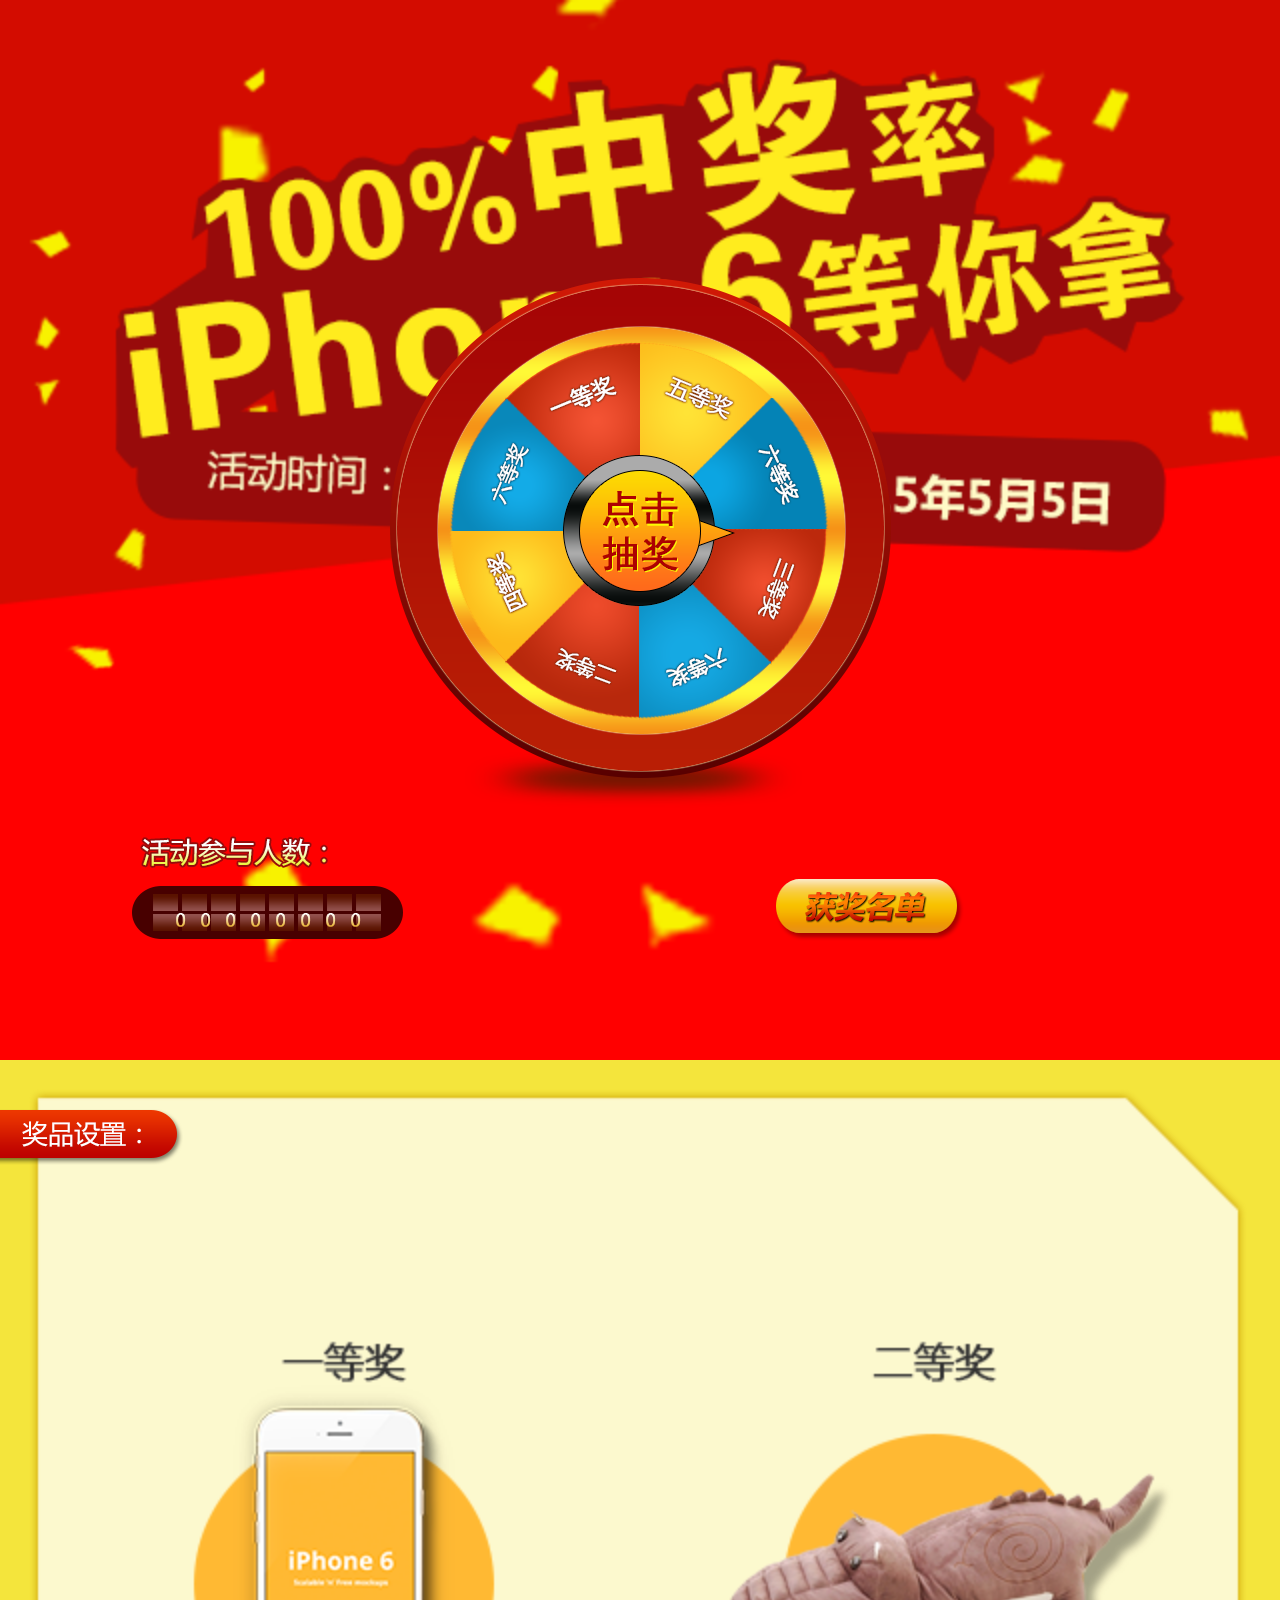
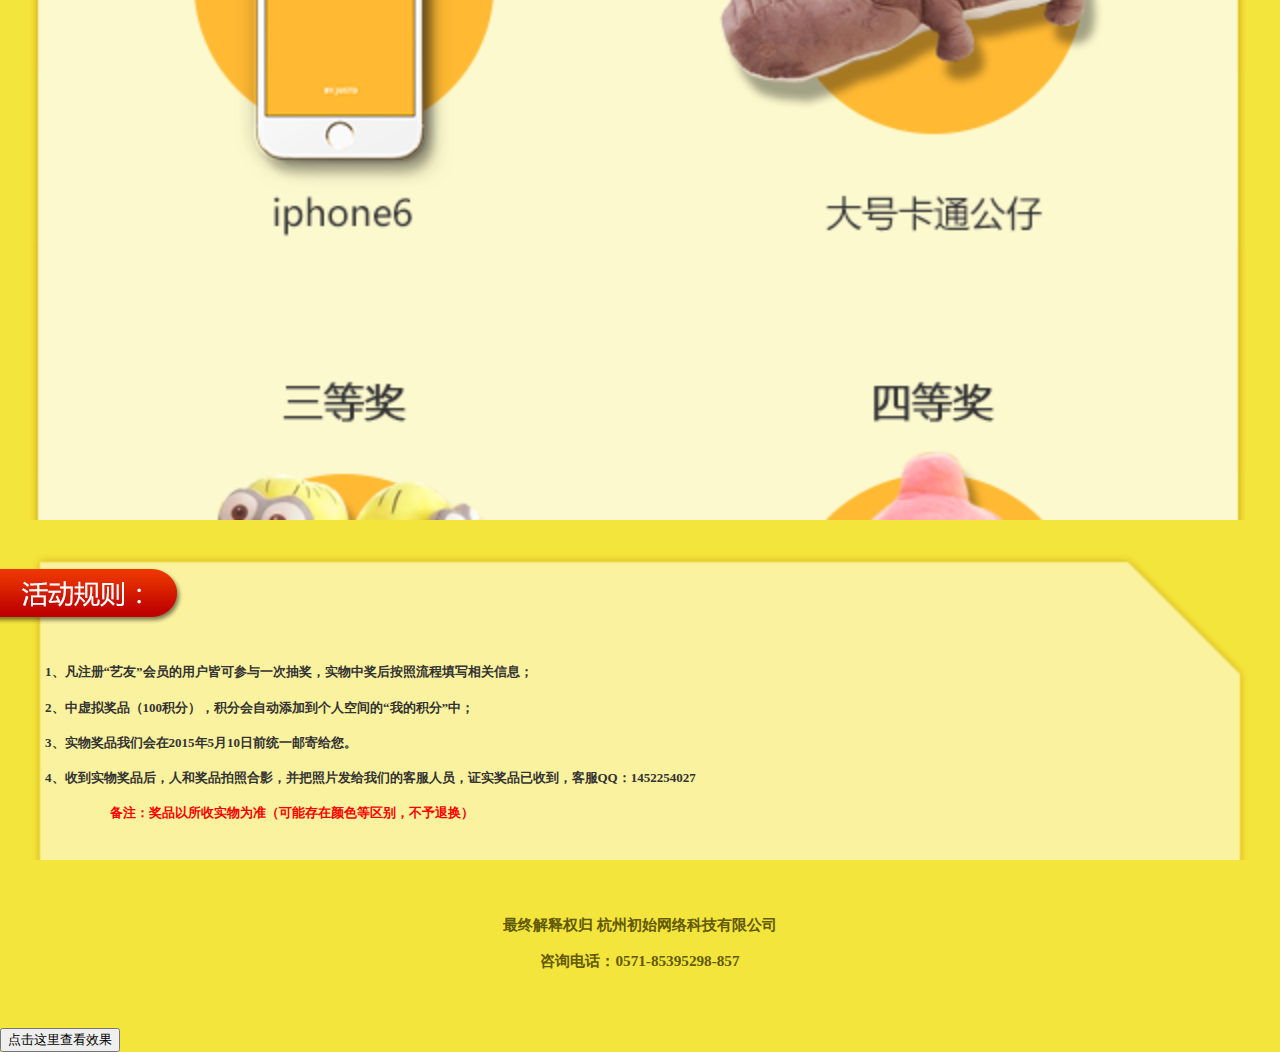
<file: H5Wheel/index.html>
<!DOCTYPE html>
<html>
<head lang="en">
    <meta charset="UTF-8">
    <title></title>
    <meta content="width=device-width, initial-scale=1.0, maximum-scale=1.0, user-scalable=0;" name="viewport" />
    <script  type="text/javascript" src="js/jquery.min.js"></script>
    <script type="text/javascript" src="js/jQueryRotate.js"></script>
    <link href="css/wheel.css" type="text/css" rel="stylesheet" />
    <script type="text/javascript" src="js/prize.js"></script>
    <script type="text/javascript">
        $(function(){
            //获得系统宽高
            var windowWidth = document.documentElement.clientWidth;
            var windowHeight = document.documentElement.clientHeight;


            var bRotate = false;
        var rotateFn = function (awards, angles, txt){
            bRotate = !bRotate;

            $('.pointer').stopRotate();
            $('.pointer').rotate({
                angle:0,
                animateTo:angles+1800,
                duration:8000,
                callback:function (){
//                    alert(txt);
//                    window.location.href='winning.html';

                    window.open ("winning.html", "newwindow2", "height=100, width=100, top=100, left=100,toolbar=no, menubar=no, scrollbars=no, resizable=no, location=no, status=no");
//                    window.open ("winning.html");
                    setPrize(3,txt);

                    bRotate = !bRotate;
                }
            })
        };


//            使用Jquery加载弹窗
            function loadPopup(){
                //仅在开启标志popupStatus为0的情况下加载
                if(popupStatus==0){
                    $("#backgroundPopup").css({
                        "opacity": "0.7"
                    });
                    $("#backgroundPopup").fadeIn("slow");
                    $("#popupContact").fadeIn("slow");
                    popupStatus = 1;
                }
            }

//            关闭/去除弹出窗口的函数：

            //使用Jquery去除弹窗效果
            function disablePopup(){
                //仅在开启标志popupStatus为1的情况下去除
                if(popupStatus==1){
                    $("#backgroundPopup").fadeOut("slow");
                    $("#popupContact").fadeOut("slow");
                    popupStatus = 0;
                }
            }

            //将弹出窗口定位在屏幕的中央

            function centerPopup(){

//获取系统变量

                var windowWidth = document.documentElement.clientWidth;

                var windowHeight = document.documentElement.clientHeight;



//居中设置

                $("#popupContact").css({

                    "position": "absolute",

                    "top": windowHeight/2-popupHeight/2,

                    "left": windowWidth/2-popupWidth/2

                });

//以下代码仅在IE6下有效

                $("#backgroundPopup").css({

                    "height": windowHeight

                });

            }


            $('.button-text').click(function (){
            //调用函数居中窗口

            centerPopup();

            //调用函数加载窗口

            loadPopup();

                console.log("点击了！");
            if(bRotate)return;
            var item = rnd(0,7);

            switch (item) {
                case 0:
                    //var angle = [26, 88, 137, 185, 235, 287, 337];
                    rotateFn(0, 120, '五等奖');
                    break;
                case 1:
                    //var angle = [88, 137, 185, 235, 287];
                    rotateFn(1, 155, '六等奖');
                    break;
                case 2:
                    //var angle = [137, 185, 235, 287];
                    rotateFn(2, 75, '一等奖');
                    break;
                case 3:
                    //var angle = [137, 185, 235, 287];
                    rotateFn(3, 23, '六等奖');
                    break;
                case 4:
                    //var angle = [185, 235, 287];
                    rotateFn(4, 335, '四等奖');
                    break;
                case 5:
                    //var angle = [185, 235, 287];
                    rotateFn(5, 295, '二等奖');
                    break;
                case 6:
                    //var angle = [235, 287];
                    rotateFn(6, 250, '六等奖');
                    break;
                case 7:
                    //var angle = [287];
                    rotateFn(7, 205, '三等奖');
                    break;
            }

            console.log(item);
        });
        });
        function rnd(n, m){
            return Math.floor(Math.random()*(m-n+1)+n)
        }
    </script>
</head>
<body >
        <div class="head-top" >
            <!--<div class="img-back">-->
            <!--<img id="head-top" src="images/back1.png" width="100%" >-->
            <!--</div>-->

            <div class="action_back">
                <div class="wheel-back">

                <div class="pointer">
                </div>
                <div class="rotate">

                    <div class="button-text">
                    </div>
                </div>


                </div>
                <div class="action-people">

                </div>
                <div class="number-back">
                <div class="number" align="center" >
                    <img src="images/0.png" id="zero" width="21">
                    <img src="images/0.png" id="one" width="21">
                    <img src="images/0.png" id="two" width="21">
                    <img src="images/0.png" id="three" width="21">
                    <img src="images/0.png" id="four" width="21">
                    <img src="images/0.png" id="five" width="21">
                    <img src="images/0.png" id="six" width="21">
                    <img src="images/0.png" id="seven" width="21">
                </div>
                </div>
                <div class="prize-people" >

                </div>
            </div>
        </div>

        <div class="prize-setting">
            <div class="prize">
                <img src="images/prize_setting.png">
            </div>
        </div>

        <div class="action-back">
            <div class="action">
                <img src="images/action.png">
            </div>
            <h4>1、凡注册“艺友”会员的用户皆可参与一次抽奖，实物中奖后按照流程填写相关信息；</h4>
            <h4>2、中虚拟奖品（100积分），积分会自动添加到个人空间的“我的积分”中；</h4>
            <h4>3、实物奖品我们会在2015年5月10日前统一邮寄给您。</h4>
            <h4>4、收到实物奖品后，人和奖品拍照合影，并把照片发给我们的客服人员，证实奖品已收到，客服QQ：1452254027</h4>
            <h4 class="h">备注：奖品以所收实物为准（可能存在颜色等区别，不予退换）</h4>
        </div>
        <div class="footer">
            <h3 align="center">最终解释权归 杭州初始网络科技有限公司</h3>
            <h3 align="center">咨询电话：0571-85395298-857</h3>
        </div>


        <div id="button"><input type="submit" value="点击这里查看效果" /></div>

        <div id="popupContact">

            <a id="popupContactClose">[X]</a>

            <h1>标题</h1>

            <input id="Text1" type="text" /><br />
            <input id="Text2" type="text" />

        </div>

        <div id="backgroundPopup"></div>
</body>
</html>
</file>
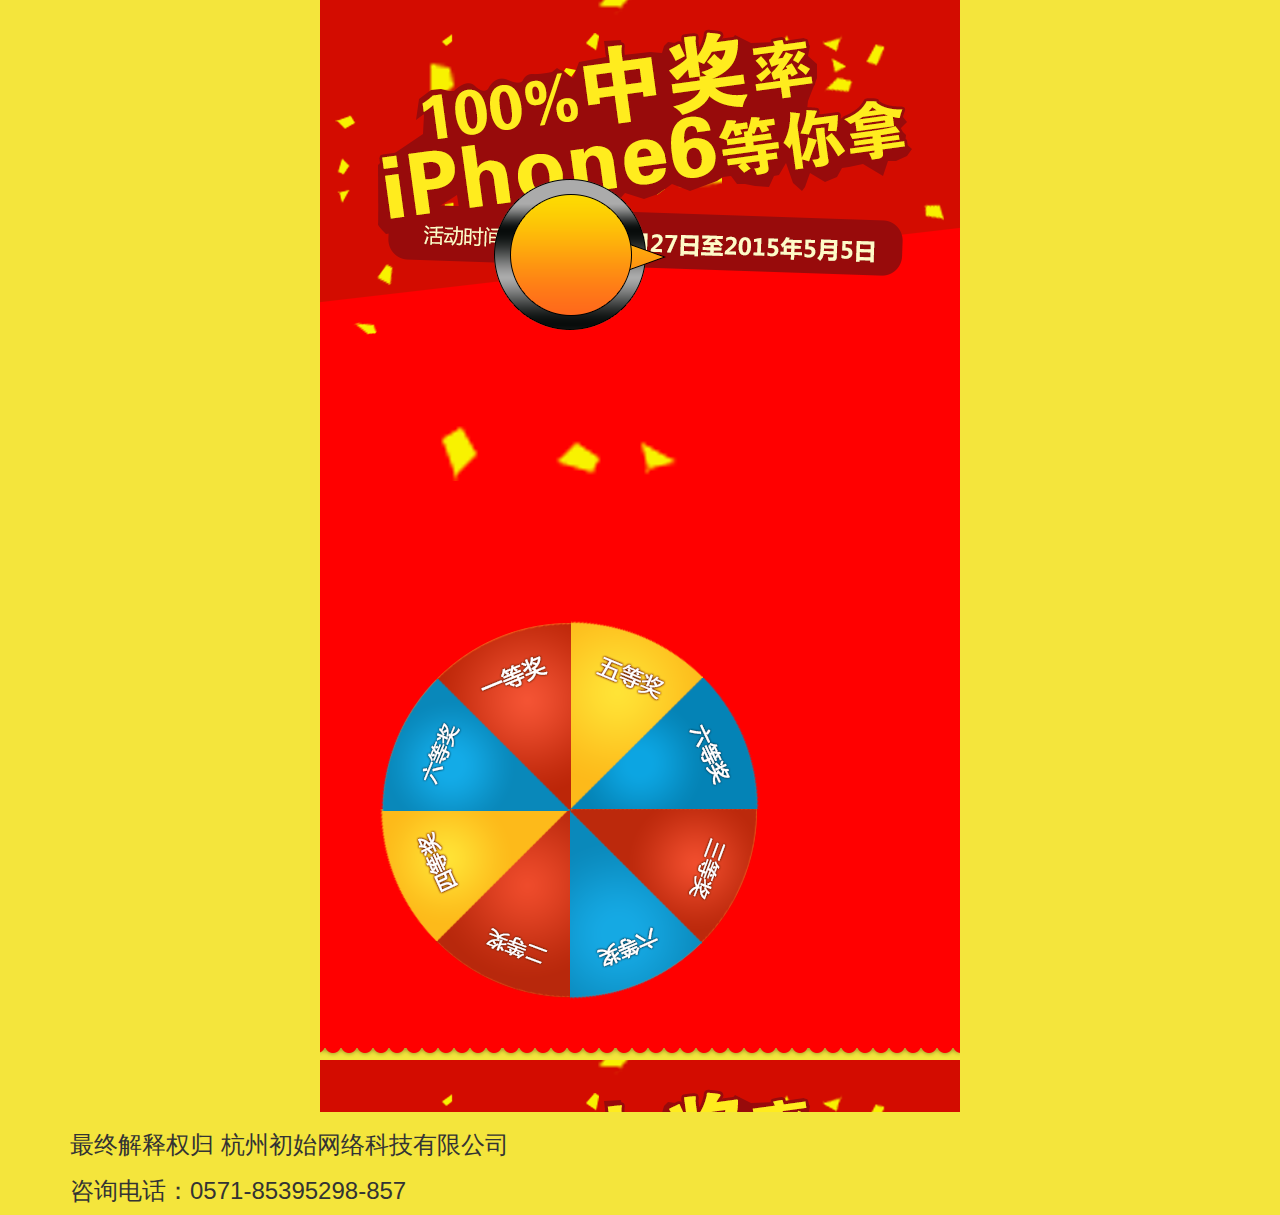
<file: h5/h5.html>
<!DOCTYPE html>
<html>
<head lang="en">
    <meta charset="UTF-8">
    <link href="bootstrap.min.css" rel="stylesheet" media="screen">
    <link href="wheel.css" rel="stylesheet" type="text/css">
    <script type="text/javascript" src="wheel.js"></script>
    <script type="text/javascript" src="jquery.min.js"></script>
    <script type="text/javascript">
        $(function (){


        var bRotate = false;
        var rotateFn = function (awards, angles, txt){
            bRotate = !bRotate;
            $('#rotate').stopRotate();
            $('#rotate').rotate({
                angle:0,
                animateTo:angles+1800,
                duration:8000,
                callback:function (){
                    alert(txt);
                    bRotate = !bRotate;
                }
            })
        };
        $('.pointer').click(function (){
            if(bRotate){
                return;
            }
            var item = rnd(0,7);
            switch (item){

                case 0:
                    rotateFn(0,337,'三等奖');
                    break;

                case 1:
                    rotateFn(1,26,'六等奖');
                    break;
                case 2:
                    rotateFn(2, 88, '五等奖');
                    break;
                case 3:
                    rotateFn(3, 137, '一等奖');

                    break;
                case 4:
                    rotateFn(4,  185, '四等奖');
                    break;
                case 5:
                    rotateFn(5, 137, '二等奖');
                    break;
                case 6:
                    rotateFn(6, 235, '六等奖');
                    break;
                case 7:
                    rotateFn(7, 287, '三等奖');
                    break;
            }

            console.log('点击了'+item+"=================");
        });
        });
        function rnd(n, m){
            return Math.floor(Math.random()*(m-n+1)+n)
        }
    </script>

</head>
<body>


    <div class="turntable-bg">
        <div class="wheel_back">
        <div class="pointer" >
            <img src="image/button.png" alt="pointer"/>
        </div>
        <div class="rotate" ><img id="rotate" src="image/wheel.png" alt="turntable"/></div>
        </div>
    </div>

    <div class="container">
        <div id="footing">
            <h3>最终解释权归 杭州初始网络科技有限公司</h3>
            <h3>咨询电话：0571-85395298-857</h3>
         </div>
    </div>
</body>
</html>
</file>
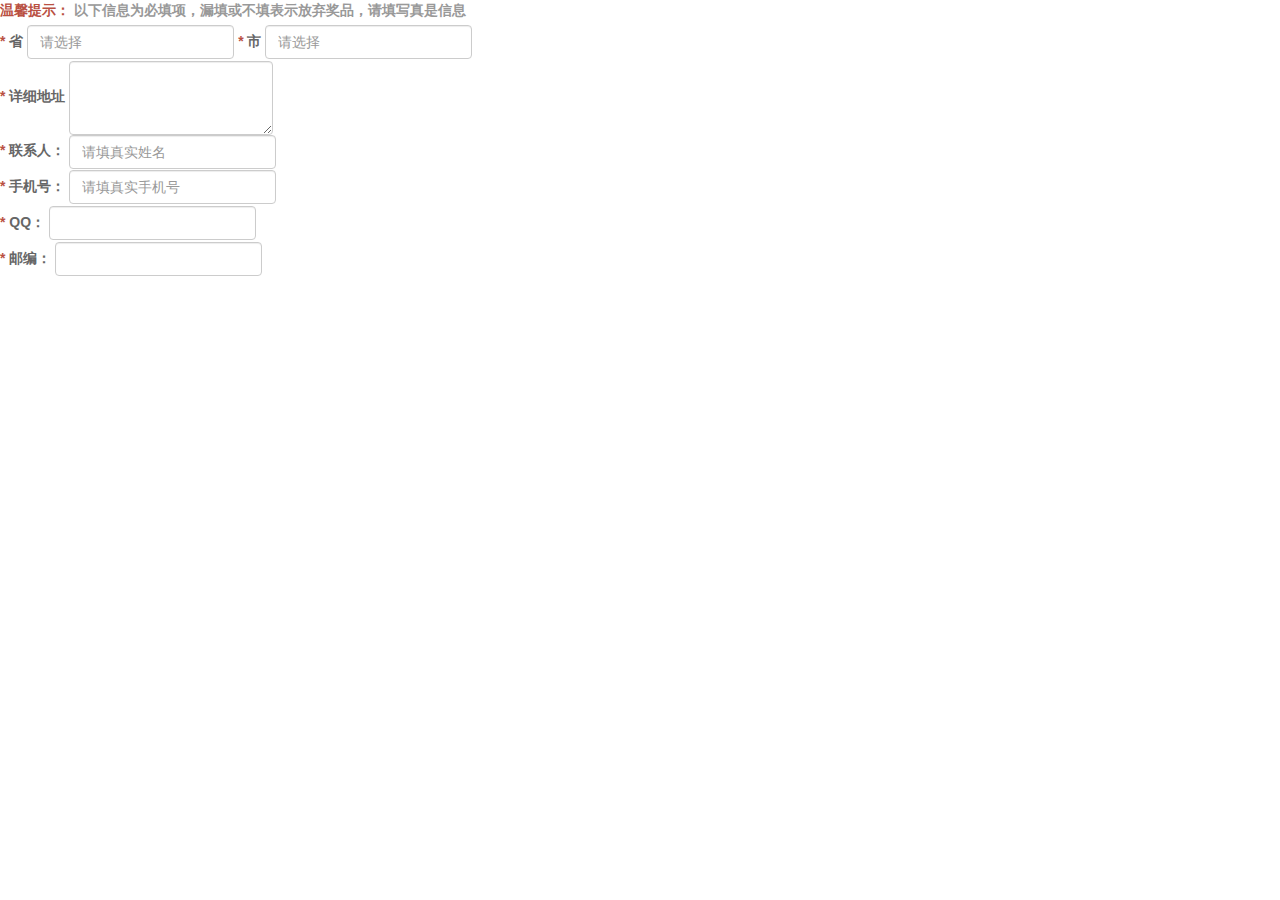
<file: H5Wheel/location_write.html>
<!DOCTYPE html>
<html>
<head lang="en">
    <meta charset="UTF-8">
    <title>填写收货地址</title>
    <script type="text/javascript" src="js/bootstrap.min.js" ></script>
    <link type="text/css" href="css/bootstrap.min.css" rel="stylesheet"/>
</head>
<body>
<form class="form-inline">
    <div >
        <label for="exampleInputName2" style="color: #b95042">温馨提示：</label>
        <label for="exampleInputName2" style="color:#999; " >以下信息为必填项，漏填或不填表示放弃奖品，请填写真是信息</label>
    </div>

    <div class="form-group">
        <label for="exampleInputName2" style="color:#666; " ><label style="color:#b95042;">*&nbsp;</label>省</label>
        <input type="text" class="form-control" id="exampleInputName2" placeholder="请选择">
    </div>
    <div class="form-group">
        <label for="exampleInputEmail2" style="color:#666; " ><label style="color:#b95042;">*&nbsp;</label>市</label>
        <input type="email" class="form-control" id="exampleInputEmail2" placeholder="请选择">
    </div>
    <div >
        <label for="exampleInputEmail2" style="color:#666; " ><label style="color:#b95042;">*&nbsp;</label>详细地址</label>
        <textarea class="form-control" rows="3" ></textarea>
    </div>
    <div >
        <label for="exampleInputEmail2" style="color:#666; " ><label style="color:#b95042;">*&nbsp;</label>联系人：</label>
        <input type="text" class="form-control" placeholder="请填真实姓名">
    </div>
    <div >
        <label for="exampleInputEmail2" style="color:#666; " ><label style="color:#b95042;">*&nbsp;</label>手机号：</label>
        <input type="text" class="form-control" placeholder="请填真实手机号">
    </div>
    <div >
        <label for="exampleInputEmail2"style="color:#666; " ><label style="color:#b95042;">*&nbsp;</label>QQ：</label>
        <input type="text" class="form-control" >
    </div>
    <div >
        <label for="exampleInputEmail2" style="color:#666; " ><label style="color:#b95042;">*&nbsp;</label>邮编：</label>
        <input type="text" class="form-control">
    </div>
</form>
</body>
</html>
</file>
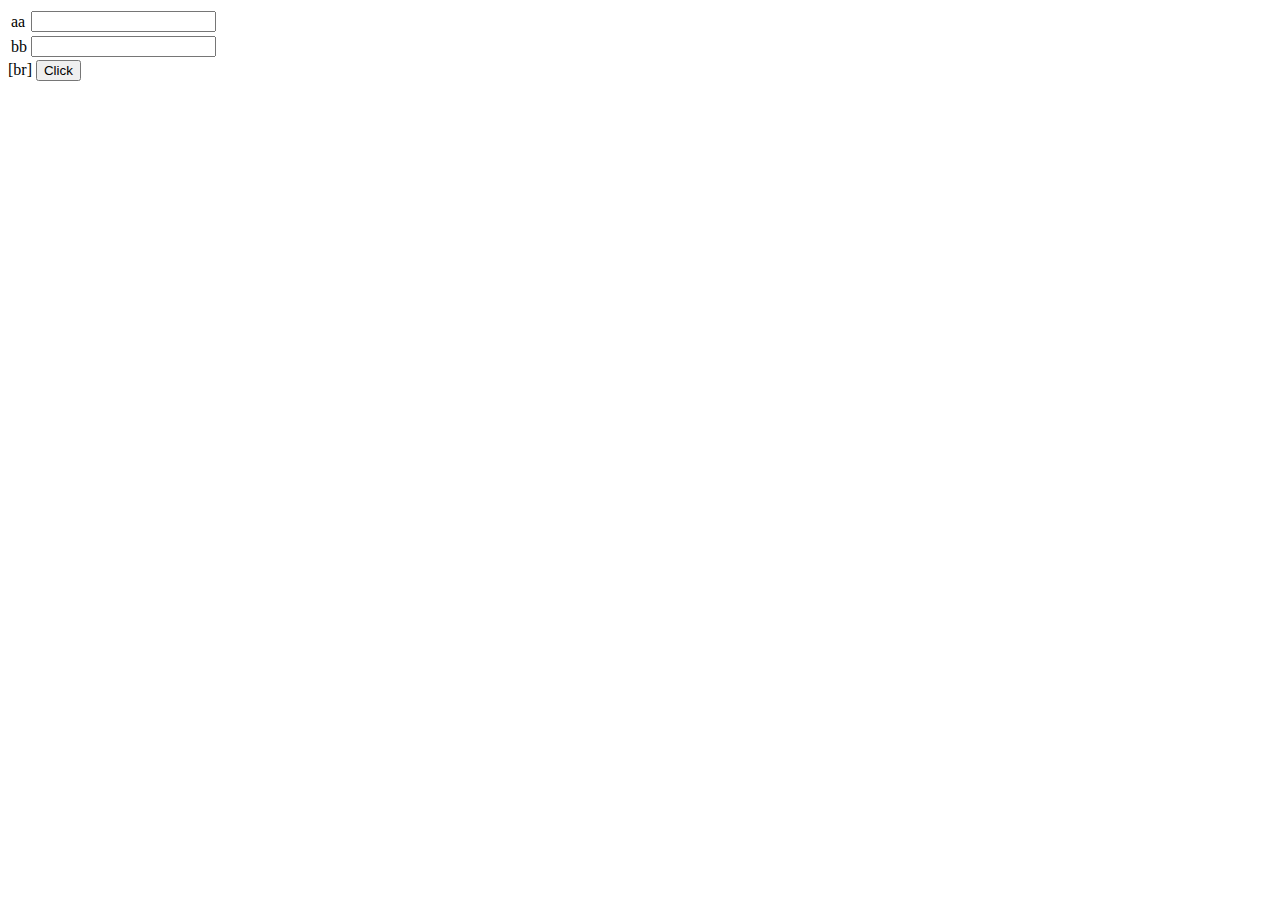
<file: H5Wheel/text.html>
<!DOCTYPE html>
<html xmlns="http://www.w3.org/1999/xhtml">
<head>
    <meta http-equiv="Content-Type" content="text/html; charset=gb2312"/>
    <title>UntitledDocument</title>
    <script>
        function createIframe(){
//mask���ֲ�
            var newMask=document.createElement("div");
            newMask.id="mDiv";
            newMask.style.position="absolute";
            newMask.style.zIndex="1";
            _scrollWidth=Math.max(document.body.scrollWidth,document.documentElement.scrollWidth);
            _scrollHeight=Math.max(document.body.scrollHeight,document.documentElement.scrollHeight);
// _scrollHeight = Math.max(document.body.offsetHeight,document.documentElement.scrollHeight);
            newMask.style.width=_scrollWidth+"px";
            newMask.style.height=_scrollHeight+"px";
            newMask.style.top="0px";
            newMask.style.left="0px";
            newMask.style.background="#33393C";
//newMask.style.background = "#FFFFFF";
            newMask.style.filter="alpha(opacity=40)";
            newMask.style.opacity="0.40";
            newMask.style.display='none';
            var objDiv=document.createElement("DIV");
            objDiv.id="div1";
            objDiv.name="div1";
            objDiv.style.width="480px";
            objDiv.style.height="200px";
            objDiv.style.left=(_scrollWidth-480)/2+"px";
            objDiv.style.top=(_scrollHeight-200)/2+"px";
            objDiv.style.position="absolute";
            objDiv.style.zIndex="2"; //������������objDiv����newMask֮��
            objDiv.style.display="none"; //��objDivԤ������
            objDiv.innerHTML=' <div id="drag" style="position:absolute;height:20px;width:100%;z-index:10001;top:0; background-color:#0033FF;cursor:move ;" align="right"> <input type=button value="X" onclick="HideIframe(document.getElementById(\'mDiv\'),document.getElementById(\'div1\'));"/> </div>';
//������X��ťΪ�����ر��¼���
            objDiv.style.border="solid #0033FF 3px;";
            var frm=document.createElement("iframe");
            frm.id="ifrm";
            frm.name="ifrm";
            frm.style.position="absolute";
            frm.style.width="100%";
            frm.style.height=180;
            frm.style.top=20;
            frm.style.display='';
            frm.frameborder=0;
            objDiv.appendChild(frm);
// newMask.appendChild(objDiv); //�������������frame���ڵ�div����� newMask����Ԫ�أ���newMask͸���ȸ���ʱ����Ȼ��Ӱ�쵽frame
            document.body.appendChild(newMask);
            document.body.appendChild(objDiv);
            var objDrag=document.getElementById("drag");
            var drag=false;
            var dragX=0;
            var dragY=0;
            objDrag.attachEvent("onmousedown",startDrag);
            function startDrag(){
                if(event.button==1&&event.srcElement.tagName.toUpperCase()=="DIV"){
                    objDrag.setCapture();
                    objDrag.style.background="#0000CC";
                    drag=true;
                    dragX=event.clientX;
                    dragY=event.clientY;
                }
            };
            objDrag.attachEvent("onmousemove",Drag);
            function Drag(){
                if(drag){
                    var oldwin=objDrag.parentNode;
                    oldwin.style.left=oldwin.offsetLeft+event.clientX-dragX;
                    oldwin.style.top=oldwin.offsetTop+event.clientY-dragY;
                    oldwin.style.left=event.clientX-100;
                    oldwin.style.top=event.clientY-10;
                    dragX=event.clientX;
                    dragY=event.clientY;
                }
            };
            objDrag.attachEvent("onmouseup",stopDrag);
            function stopDrag(){
                objDrag.style.background="#0033FF";
                objDrag.releaseCapture();
                drag=false;
            };
        }

        function htmlEditor(){
            var frm=document.getElementById("ifrm");
            var objDiv=document.getElementById("div1");
            var mDiv=document.getElementById("mDiv");
            mDiv.style.display='';
            var iframeTextContent='';
            iframeTextContent+=' <!DOCTYPE HTML PUBLIC "-//W3C//DTD HTML 4.0 Transitional//EN">';
            iframeTextContent+=' <html xmlns="http://www.w3.org/1999/xhtml">';
            iframeTextContent+=' <head>';
            iframeTextContent+=' <meta http-equiv="Content-Type" content="text/html; charset=gb2312" />';
            iframeTextContent+=' </head>';
            iframeTextContent+=' <body>';
            iframeTextContent+=' <table>';
            iframeTextContent+=' <tr>';
            iframeTextContent+=' <td>Name </td>';
            iframeTextContent+=' <td> <input type="text" value="" /> </td>';
            iframeTextContent+=' </tr>';
            iframeTextContent+=' <tr>';
            iframeTextContent+=' <td>Email </td>';
            iframeTextContent+=' <td> <input type="text" value="" /> </td>';
            iframeTextContent+=' </tr>';
            iframeTextContent+=' <tr>';
            iframeTextContent+=' <td> <input type="button" id="btGo" value="Go" /> </td>';
            iframeTextContent+=' </tr>';
            iframeTextContent+=' </table>';
            iframeTextContent+=' </body>';
            iframeTextContent+=' </html>';
            frm.contentWindow.document.designMode='off';
            frm.contentWindow.document.open();
            frm.contentWindow.document.write(iframeTextContent);
            frm.contentWindow.document.close();
            objDiv.style.display = ""; //��ʾ������div
            var objGo=frm.contentWindow.document.getElementById("btGo");
            objGo.click(function(){
                window.location.href='winning.html';
            });
//            objGo.attachEvent("onclick",function (){
//
//                window.location.href='winning.html';
//            });
        }

        function HideIframe(mDiv,objDiv){
            mDiv.style.display='none';
            objDiv.style.display = "none"; //���ظ�����div
        }
    </script>
</head>

<body onLoad="createIframe()">
<table>
    <tr>
        <td>aa</td>
        <td><input type="text"/></td>
    </tr>
    <tr>
        <td>bb</td>
        <td><input type="text"/></td>
    </tr>
</table>
[br]
<input type="button"id="tt"name="tt"value="Click"onClick="htmlEditor()"/>
</body>
</html>
</file>
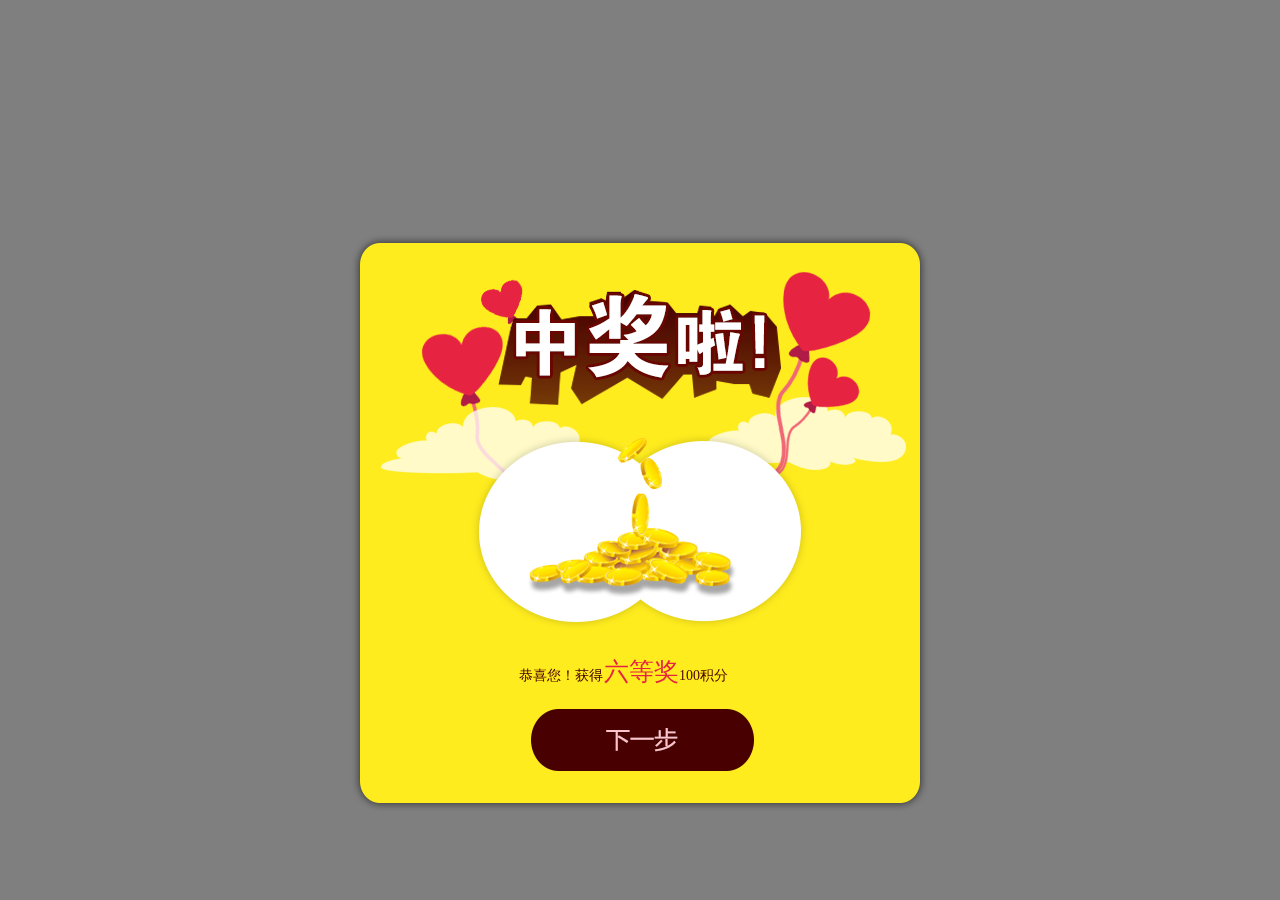
<file: H5Wheel/winning.html>
<!DOCTYPE html>
<html>
<head lang="en">
    <meta charset="UTF-8">
    <title></title>
    <script src="js/jquery.min.js"></script>
    <link type="text/css" href="css/prize.css" rel="stylesheet">
    <script src="js/prize.js"></script>
    <script type="text/javascript" charset = "utf-8">
        $(function(){
            var canvas = document.getElementById('mycanvas');
            consol(canvas);
            var ctx=canvas.getContext('2d');
            ctx.font = "14px  黑体";
            ctx.fillStyle="#480000";
            ctx.fillText("恭喜您！获得",20,100);
            ctx.font = "25px  黑体";
            ctx.fillStyle='#e72342';
            ctx.fillText(txt,105,100);
            ctx.font = "14px  黑体";
            ctx.fillStyle='#480000';
            ctx.fillText(arrText[index],180,100);
            consol(arrText[index]);
       });

    </script>
</head>
<body>
    <div class="back">
        <div class="prize" id="prize-back">

        </div>
        <canvas id="mycanvas"  ></canvas>
        <h4 id="text-prize" align="center"></h4>
        <div class="next" id="next" ></div>
    </div>
</body>
</html>
</file>
<file: H5Wheel/css/wheel.css>
body{
    width: auto;
    height: auto;
    padding: 0px;
    margin: 0 auto;
    background-color: #f4e53c;
}
.head-top{
    width: 100%;
    height: 1060px;
    margin: 0px auto;
    padding: 0px;
    position: relative;
    /*position: absolute;*/
    background-image: url("../images/back1.png");
    background-size:cover;
    -webkit-background-size: cover;
    /* //兼容Webkit内核浏览器如Chrome和Safari */
    /*兼容Opera */
    -o-background-size: cover;
}
.head-top:after {
    content: ".";
    display: block;
    height: 0;
    clear: both;
    visibility: hidden;
}
.img-back {
    position: absolute;
}
#head-top {
    /*position: absolute;*/
    position: relative;
}
.action_back{
    /*position: absolute;*/
    position: relative;
    margin: 0px auto;
    /*top: inherit;*/
    top: 26%;

}
.wheel-back {
    position: relative;
    width: 503px;
    height: 556px;
    margin: 0px auto;
    background-image: url("../images/wheel_foot.png");
    overflow:hidden;
    top: 26%;
}
 .rotate{
    width: 503px;
    height: 556px;
    background: url(../images/button.png)
    no-repeat 0 0;
    position: relative;
    background-size:100%;
}
.pointer{
    width: 503px;
    height: 503px;
    position: absolute;
    margin: 0 auto;
    background: url(../images/wheel.png)
    no-repeat 0 0;
    float:left;
}

.footer {
    width:auto;
    height: auto;
    position: relative;
    color: #625a05;
    padding: 40px;
    font-size: 13px;
    margin-left: auto;
    margin-right: auto;
}
.button-text {
    width: 130px;
    height: 130px;
    position: relative;
    background: url(../images/button_text.png)
    no-repeat 0 0;
    top: 34.5%;
    left: 37%;
}

.prize-setting {
    position: relative;
    width: 100%;
    height: 1060px;
    margin: 0px auto;
    padding: 0px;
    background-image: url("../images/prize.png");
    background-size: cover;
}

.prize {
    width: auto;
    position: relative;
    height: auto;
    margin: 0px;
    top: 45px;
}

.action-back {
    width: 100%;
    height: 340px;
    position: relative;
    margin: 0 auto;
    background-image: url("../images/action_back.png");
    background-size: cover;
}


.action {
    width: auto;
    height: auto;
    position: relative;
    margin: 0px;
    top: 45px;
}
h4 {
    width: auto;
    height: auto;
    position: relative;
    left: 45px;
    top: 60px;
    font-size: 13px;
    word-wrap: break-word;
    margin-right:80px;
    color: #333;
}
.h {
    width: auto;
    height: auto;
    margin: 0 auto;
    color: red;
    left: 110px;
}

.action-people {
    width: 210px;
    height: 40px;
    position: relative;
    background-image: url("../images/number.png");
    left: 10%;
}

.number{
    background-image: url("../images/number_back.png");
    width: 280px;
    height: 40px;
    overflow:hidden;
    align-content: center;
    position: absolute;
    margin-top: 10px;
    padding-top: 20px;
    left: 10%;
}
.prize-people{
    background-image: url("../images/prize_people.png");
    width: 200px;
    height: 70px;
    position: relative;
    padding-top: -20px;
    left: 60%;
}






#backgroundPopup
{
    display: none;
    position: fixed;
    _position: absolute;
    height: 100%;
    width: 100%;
    top: 0;
    left: 0;
    background: #cccccc;
    border: 1px solid #cecece;
    z-index: 1;
}
#popupContact
{
    display: none;
    position: fixed;
    _position: absolute;
    height: 245px;
    width: 300px;
    background:#223344;
    border: 2px solid #cecece;
    z-index: 2;
    padding: 12px;
    font-size: 13px;
}

#popupContact h1
{
    text-align: left;
    color: #6FA5FD;
    font-size: 22px;
    font-weight: 700;
    border-bottom: 1px dotted #D3D3D3;
    padding-bottom: 2px;
    margin-bottom: 20px;
}
#popupContactClose
{
    font-size: 14px;
    line-height: 14px;
    right: 6px;
    top: 4px;
    position: absolute;
    color: #6fa5fd;
    font-weight: 700;
    display: block;
}
</file>
<file: h5/wheel.css>
body {
    margin: 0px;
    background-color:#f4e53c;

}
.turntable-bg {
    background: url("image/back1.png");
    width: 640px;
    height: auto;
    margin: 0 auto;
    position: relative;
}
.turntable-bg.wheel_back {
    background: url("image/wheel_foot.png") ;
    position: relative;
    width: 640px;
    height: auto;
    margin: 0 auto;
}
.turntable-bg.wheel_back.pointer {
    width: 174px;
    height: 228px;
    position: relative;
    left: 50%;
    top: 50%;
    margin-left: -67px;
    margin-top: -144px;
    z-index: 8;
}
.turntable-bg.wheel_back.rotate {
    width: 450px;
    height: 450px;
    position: relative;
    left: 116px;
    top: 60px;
}
</file>
<file: H5Wheel/css/prize.css>
body {
    width: auto;
    height: auto;
    background:rgba(0, 0, 0, 0.5);
    margin: 0 auto;
    padding: 0px;
    filter:alpha(Opacity=50);
    align-items: center;
}
.back {
    width: 640px;
    height: 640px;
    background-image: url("../images/prize_back.png");

    margin: 0 auto;
    position: relative;
    top: 200px;
}

.prize {
    width: 330px;
    height: 240px;
    background-image: url(../images/first_prize.png);

    position: relative;
    top: 31.5%;
    left: 24%;
}

h4 {
    width: 640px;
    height: auto;
    margin: 0 auto;
    position: relative;
    top: 35%;
    color: #480000;
    font-size: 13px;
}
#mycanvas {
    width: auto;
    height: auto;
    position: relative;
    left: 28%;
    top: 140px;
    margin: 0 auto;
}
#prize {
    width: auto;
    height: auto;
    color: #e72342;
    font-size: 14px;
    position: relative;
    left: 25%;
    top: 35%;
}
.next{

    width: 223px;
    height: 62px;
    position: relative;
    top: 18%;
    left: 33%;
    background-image: url("../images/next.png");
}

.hover {
    width: 223px;
    height: 62px;
    position: relative;
    top: 18%;
    left: 33%;
    background-image: url("../images/next_select.png");
}
</file>
